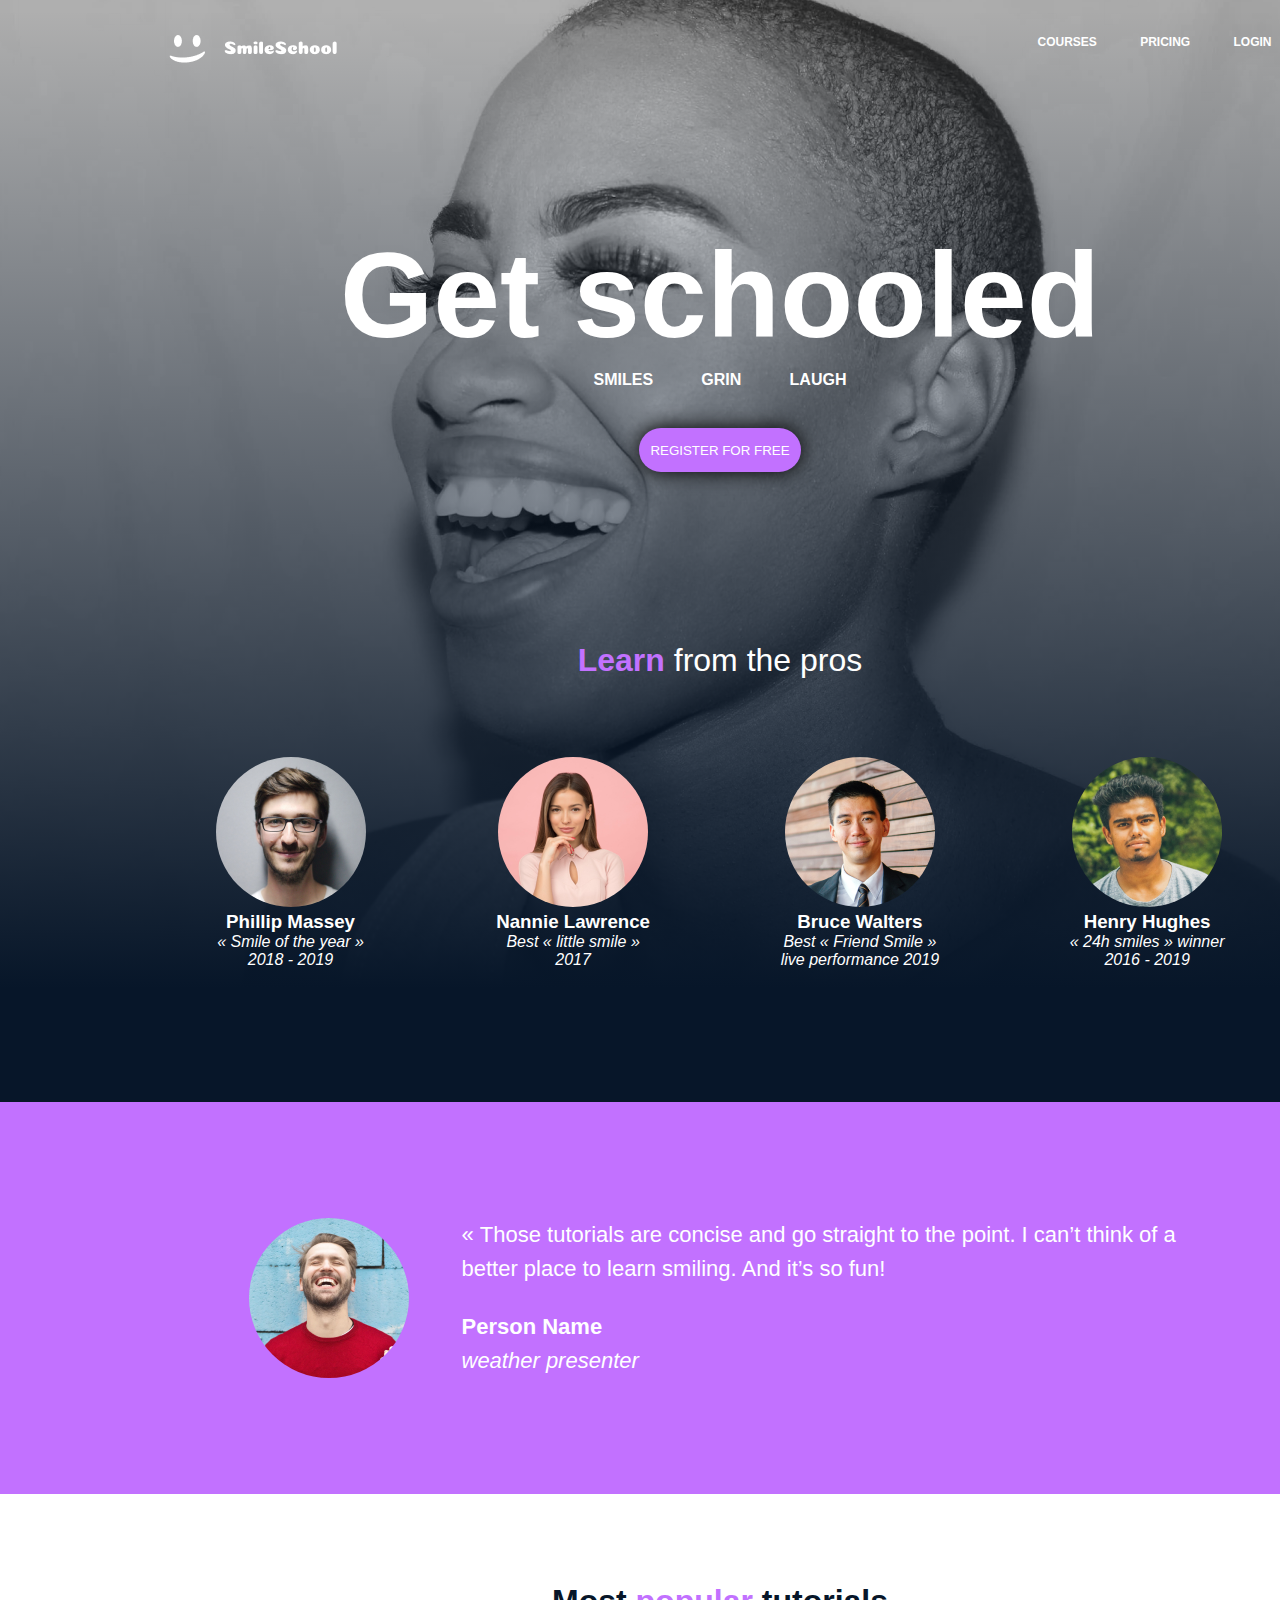
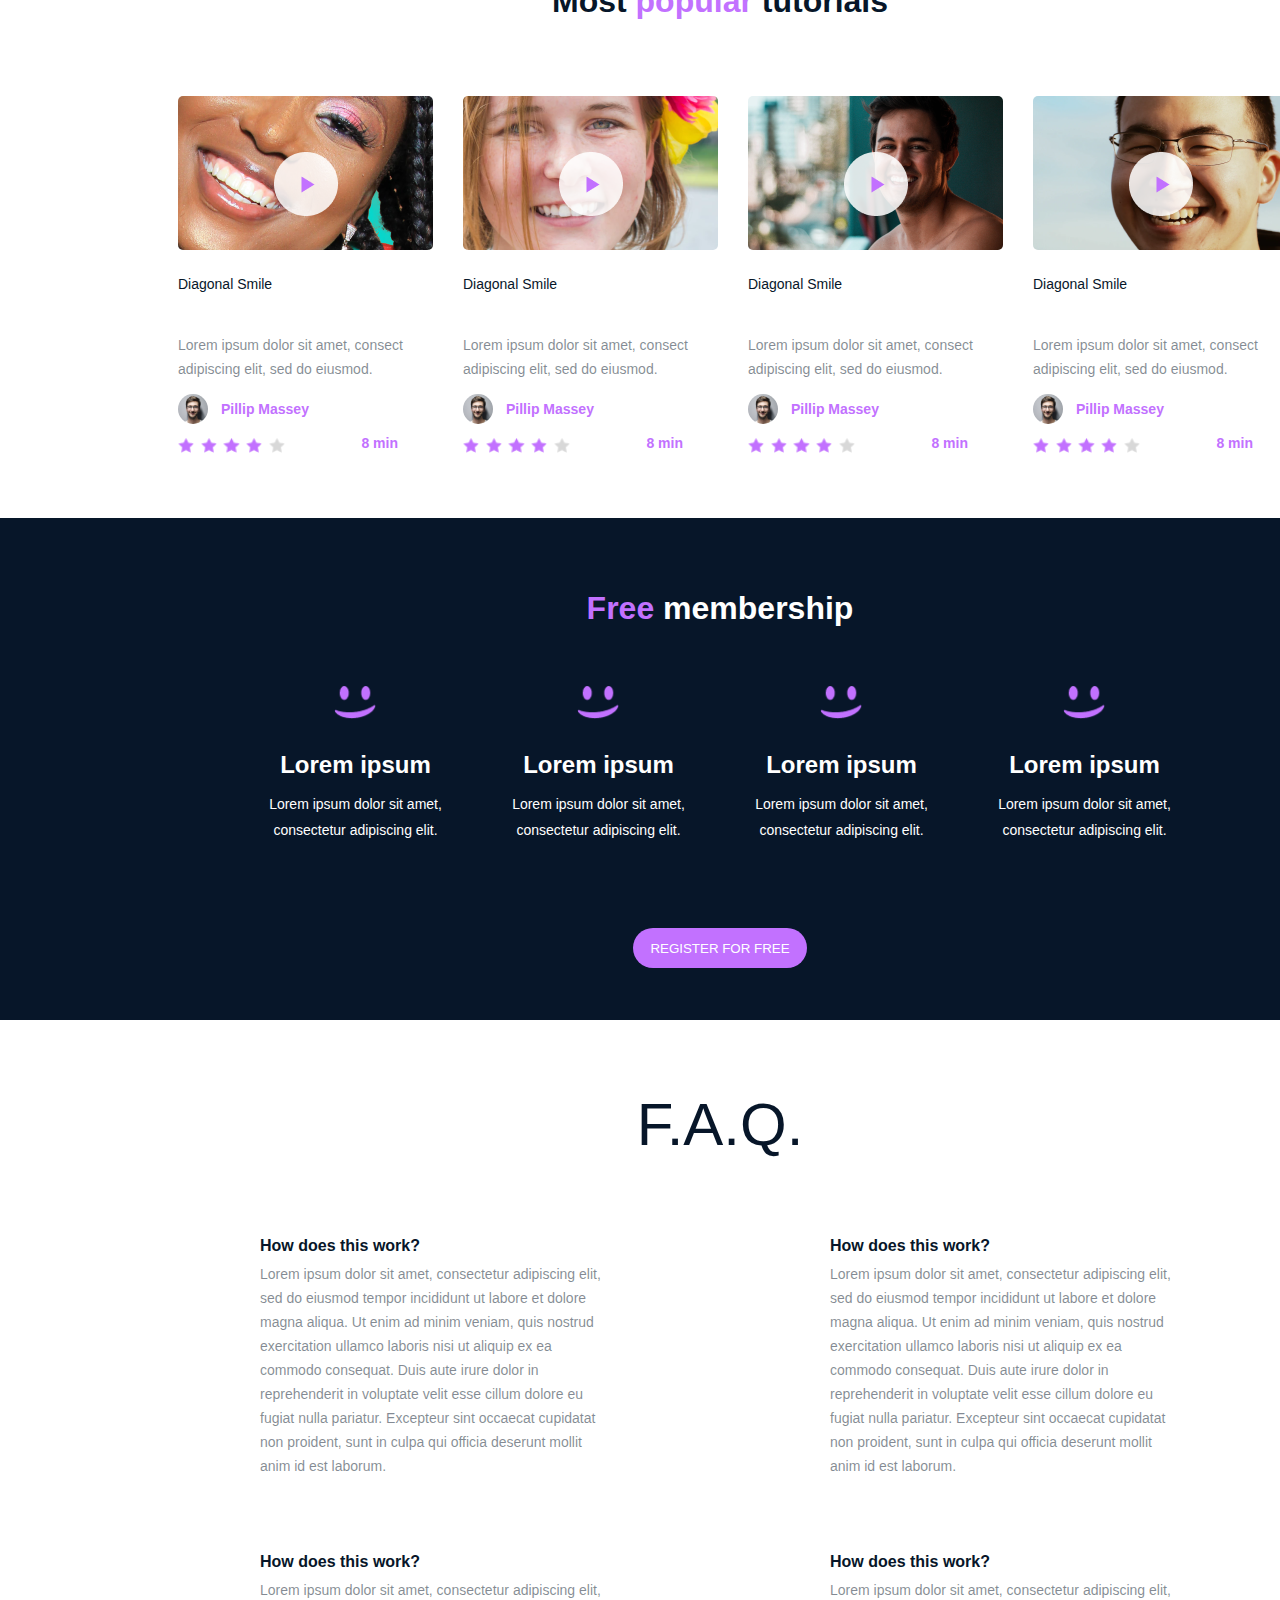
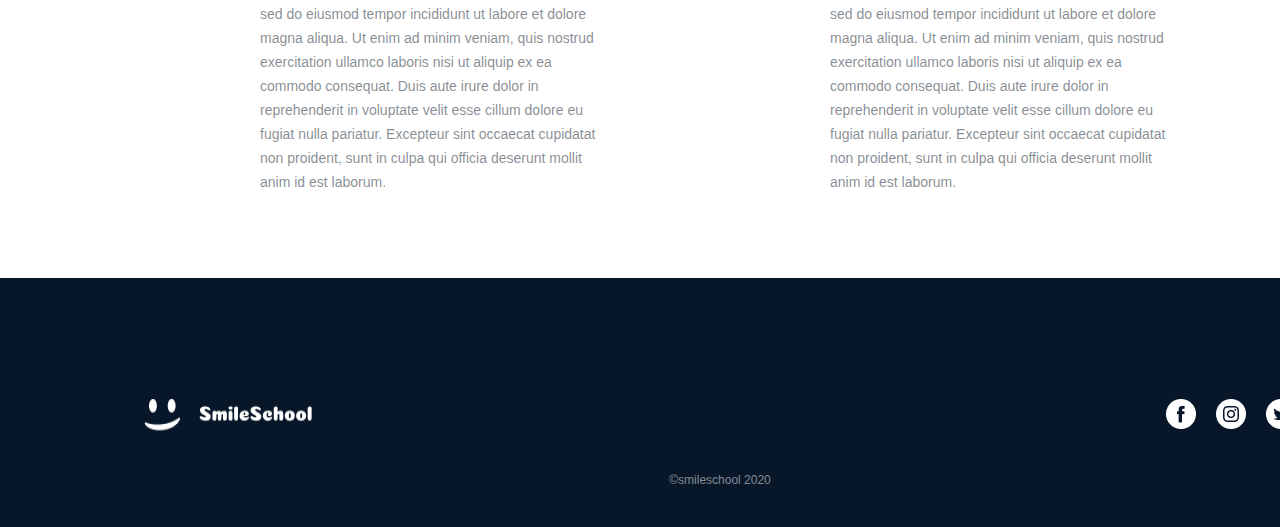
<file: css_advanced/index.html>
<!DOCTYPE html>
<html lang="en">
<head>
    <meta charset="UTF-8">
    <link rel="stylesheet" href="styles.css">
    <meta name="viewport" content="width=device-width">

    <title>CSS Advanced</title>
</head>
<body>

    <!-- Header -->

    <header>
        <div id="header-div">
            <a href=""><img src="images/logo.png" alt="Logo"></a>
            <div id="header-links">
                <a href="">COURSES</a>
                <a href="">PRICING</a>
                <a href="">LOGIN</a>
            </div>
        </div>
    </header>

    <!-- Banner section -->

    <main>
        <section id="banner-section">
            <img id="banner-bg" src="images/background.png">
            <div id="gradient"></div>
            <div>
                <h1>Get schooled</h1>
                <p id="banner-text">
                    <span>SMILES</span>
                    <span>GRIN</span>
                    <span>LAUGH</span>
                </p>
                <button id="banner-button" class="register-button">REGISTER FOR FREE</button>
            </div>

            <!-- Meet the pros section -->

            <div id="pros-section">
                <h2><span class="purple-text">Learn</span> from the pros</h2>
                <div id="pros-quotes">
                    <div>
                        <img class="round-image" src="images/0.png" alt="Pro">
                        <h3 class="pro">Phillip Massey</h3>
                        <p class="pro-quote">
                            « Smile of the year »
                            <br>
                            2018 - 2019
                        </p>
                    </div>
                    <div>
                        <img class="round-image" src="images/1.png" alt="Pro">
                        <h3 class="pro">Nannie Lawrence</h3>
                        <p class="pro-quote">
                            Best « little smile »
                            <br>
                            2017
                        </p>
                    </div>
                    <div>
                        <img class="round-image" src="images/2.png" alt="Pro">
                        <h3 class="pro">Bruce Walters</h3>
                        <p class="pro-quote">
                            Best « Friend Smile »
                            <br>
                            live performance 2019
                        </p>
                    </div>
                    <div>
                        <img class="round-image" src="images/3.png" alt="Pro">
                        <h3 class="pro">Henry Hughes</h3>
                        <p class="pro-quote">
                            « 24h smiles » winner
                            <br>
                            2016 - 2019
                        </p>
                    </div>
                </div>
            </div>
        </section>

        <!-- Quotes section -->

        <section id="quotes-section">
            <div id="quote-div">
                <img src="images/4.png" alt="Quote Image">
                <div id="quote-block">
                    <blockquote>
                        « Those tutorials are concise and go straight to the point. I can’t think of a better place to learn smiling. And it’s so fun!
                    </blockquote>
                    <p id="quote-auth">Person Name</p>
                    <p id="auth-profession">weather presenter</p>
                </div>
            </div>
        </section>

        <!-- Videos section -->

        <section id="videos-section">
            <h1>Most <span class="purple-text">popular</span> tutorials</h1>
            <div id="videos-container">
                <div class="video-container">
                    <div class="video">
                        <img class="video-img" src="images/5.png">
                        <img class="play-button" src="images/play-button.png">
                    </div>
                    <h2>Diagonal Smile</h2>
                    <p class="video-desc">Lorem ipsum dolor sit amet, consect adipiscing elit, sed do eiusmod.</p>
                    <div class="author-container">
                        <img class="author-img" src="images/0.png">
                        <h3 class="video-author-name">Pillip Massey</h3>
                    </div>
                    <div class="video-rating">
                            <div class="stars-ratings">
                                <img src="images/star.png" alt="Star">
                                <img src="images/star.png" alt="Star">
                                <img src="images/star.png" alt="Star">
                                <img src="images/star.png" alt="Star">
                                <img src="images/empty_star.png" alt="Star">
                            </div>
                        <p>8 min</p>
                    </div>
                </div>
                <div class="video-container">
                    <div class="video">
                        <img class="video-img" src="images/6.png">
                        <img class="play-button" src="images/play-button.png">
                    </div>
                    <h2>Diagonal Smile</h2>
                    <p class="video-desc">Lorem ipsum dolor sit amet, consect adipiscing elit, sed do eiusmod.</p>
                    <div class="author-container">
                        <img class="author-img" src="images/0.png">
                        <h3 class="video-author-name">Pillip Massey</h3>
                    </div>
                    <div class="video-rating">
                            <div class="stars-ratings">
                                <img src="images/star.png" alt="Star">
                                <img src="images/star.png" alt="Star">
                                <img src="images/star.png" alt="Star">
                                <img src="images/star.png" alt="Star">
                                <img src="images/empty_star.png" alt="Star">
                            </div>
                        <p>8 min</p>
                    </div>
                </div>
                <div class="video-container">
                    <div class="video">
                        <img class="video-img" src="images/7.png">
                        <img class="play-button" src="images/play-button.png">
                    </div>
                    <h2>Diagonal Smile</h2>
                    <p class="video-desc">Lorem ipsum dolor sit amet, consect adipiscing elit, sed do eiusmod.</p>
                    <div class="author-container">
                        <img class="author-img" src="images/0.png">
                        <h3 class="video-author-name">Pillip Massey</h3>
                    </div>
                    <div class="video-rating">
                            <div class="stars-ratings">
                                <img src="images/star.png" alt="Star">
                                <img src="images/star.png" alt="Star">
                                <img src="images/star.png" alt="Star">
                                <img src="images/star.png" alt="Star">
                                <img src="images/empty_star.png" alt="Star">
                            </div>
                        <p>8 min</p>
                    </div>
                </div>
                <div class="video-container">
                    <div class="video">
                        <img class="video-img" src="images/8.png">
                        <img class="play-button" src="images/play-button.png">
                    </div>
                    <h2>Diagonal Smile</h2>
                    <p class="video-desc">Lorem ipsum dolor sit amet, consect adipiscing elit, sed do eiusmod.</p>
                    <div class="author-container">
                        <img class="author-img" src="images/0.png">
                        <h3 class="video-author-name">Pillip Massey</h3>
                    </div>
                    <div class="video-rating">
                            <div class="stars-ratings">
                                <img src="images/star.png" alt="Star">
                                <img src="images/star.png" alt="Star">
                                <img src="images/star.png" alt="Star">
                                <img src="images/star.png" alt="Star">
                                <img src="images/empty_star.png" alt="Star">
                            </div>
                        <p>8 min</p>
                    </div>
                </div>
                </div>
            </div>
        </section>

        <!-- Membership section -->

        <section id="membership-section">
            <h1><span class="purple-text">Free </span>membership</h1>
            <div id="membership-list">
                <div class="membership">
                    <img src="images/smile.png">
                    <h2 class="membership-name">Lorem ipsum</h2>
                    <p>Lorem ipsum dolor sit amet, consectetur adipiscing elit.</p>
                </div>
                <div class="membership">
                    <img src="images/smile.png">
                    <h2 class="membership-name">Lorem ipsum</h2>
                    <p>Lorem ipsum dolor sit amet, consectetur adipiscing elit.</p>
                </div>
                <div class="membership">
                    <img src="images/smile.png">
                    <h2 class="membership-name">Lorem ipsum</h2>
                    <p>Lorem ipsum dolor sit amet, consectetur adipiscing elit.</p>
                </div>
                <div class="membership">
                    <img src="images/smile.png">
                    <h2 class="membership-name">Lorem ipsum</h2>
                    <p>Lorem ipsum dolor sit amet, consectetur adipiscing elit.</p>
                </div>
            </div>
            <button id="membership-button" class="register-button">REGISTER FOR FREE</button>
        </section>


        <!-- FAQ section -->

        <section id="FAQ-section">
            <h1 id="FAQ-title">F.A.Q.</h1>
            <div id="FAQ-content">
            <div class="FAQ-row-block">
                <div class="FAQ-item-block">
                    <h2 class="FAQ-question">How does this work?</h2>
                    <p class="FAQ-answer">Lorem ipsum dolor sit amet, consectetur adipiscing elit, sed do eiusmod tempor incididunt ut labore et dolore magna aliqua. Ut enim ad minim veniam, quis nostrud exercitation ullamco laboris nisi ut aliquip ex ea commodo consequat. Duis aute irure dolor in reprehenderit in voluptate velit esse cillum dolore eu fugiat nulla pariatur. Excepteur sint occaecat cupidatat non proident, sunt in culpa qui officia deserunt mollit anim id est laborum.</p>
                </div>
                <div class="FAQ-item-block">
                    <h2 class="FAQ-question">How does this work?</h2>
                    <p class="FAQ-answer">Lorem ipsum dolor sit amet, consectetur adipiscing elit, sed do eiusmod tempor incididunt ut labore et dolore magna aliqua. Ut enim ad minim veniam, quis nostrud exercitation ullamco laboris nisi ut aliquip ex ea commodo consequat. Duis aute irure dolor in reprehenderit in voluptate velit esse cillum dolore eu fugiat nulla pariatur. Excepteur sint occaecat cupidatat non proident, sunt in culpa qui officia deserunt mollit anim id est laborum.</p>
                </div>
            </div>
            <div class="FAQ-row-block">
                <div class="FAQ-item-block">
                    <h2 class="FAQ-question">How does this work?</h2>
                    <p class="FAQ-answer">Lorem ipsum dolor sit amet, consectetur adipiscing elit, sed do eiusmod tempor incididunt ut labore et dolore magna aliqua. Ut enim ad minim veniam, quis nostrud exercitation ullamco laboris nisi ut aliquip ex ea commodo consequat. Duis aute irure dolor in reprehenderit in voluptate velit esse cillum dolore eu fugiat nulla pariatur. Excepteur sint occaecat cupidatat non proident, sunt in culpa qui officia deserunt mollit anim id est laborum.</p>
                </div>
                <div class="FAQ-item-block">
                    <h2 class="FAQ-question">How does this work?</h2>
                    <p class="FAQ-answer">Lorem ipsum dolor sit amet, consectetur adipiscing elit, sed do eiusmod tempor incididunt ut labore et dolore magna aliqua. Ut enim ad minim veniam, quis nostrud exercitation ullamco laboris nisi ut aliquip ex ea commodo consequat. Duis aute irure dolor in reprehenderit in voluptate velit esse cillum dolore eu fugiat nulla pariatur. Excepteur sint occaecat cupidatat non proident, sunt in culpa qui officia deserunt mollit anim id est laborum.</p>
                </div>
            </div>
        </section>

        <!-- Footer section-->

        <footer>
            <div>
                <div id="footer-row-block">
                    <img src="images/logo.png">
                    <div id="footer-sites">
                        <a href=""><img src="images/Facebook.png"></a>
                        <a href=""><img src="images/Instagram.png"></a>
                        <a href=""><img src="images/Twitter.png"></a>
                    </div>
                </div>
                <p id="footer-copyright">©smileschool 2020</p>
            </div>
        </footer>
    </main>
</body>
</html>
</file>
<file: css_advanced/styles.css>
:root {
    --purple: #C271FF;
    --white: #FFFFFF;
    --black: #071629;
    --transparent-black: rgba(7, 22, 41, 0.50);
}

body {
    background-color: var(--white);
    width: 1440px;
    margin: 0;
    padding: 0;
}

* {
    font-family: sans-serif;
    margin: 0;
}

section h1 {
    font-weight: 900;
    font-size: 32px;
    line-height: 40px;
}

.purple-text {
    color: var(--purple);
    font-weight: bold;
}

.round-image {
    border-radius: 50%;
    object-fit: cover;
    height: 150px;
}

/* header section*/

header {
    width: inherit;
    position: absolute;
    top: 35px;
    color: var(--white);
    z-index: 2;
}

#header-div {
    width: 1103px;
    height: 29px;
    margin: auto;
    display: flex;
    justify-content: space-between;
}

#header-links {
    width: 234px;
    height: 15px;
    display: flex;
    justify-content: space-between;
    text-align: center;
}

header a {
    font-weight: bold;
    font-size: 12px;
    line-height: 15px;
    text-decoration: none;
    color: var(--white);
}

/* banner section */

#banner-section {
    color: var(--white);
    text-align: center;
    background-color: var(--black);
}
#banner-section * {
    margin: 0;
}

#banner-section > * {
    z-index: 1;
    position: relative;
 }

#banner-section h1 {
    font-size: 120px;
    line-height: 150px;
    font-weight: 700;
    padding-top: 220px;
}



#banner-bg {
    filter: grayscale(100%);
    position: absolute;
    top: 0;
    left: 0;
    z-index: 0;
}

#gradient {
    position: absolute;
    top: 0;
    left: 0;
    z-index: 1;
    height: 989px;
    width: 1440px;
    background: linear-gradient(to bottom, transparent 1%, var(--black) 100%);
}

#banner-text {
    width: 253px;
    margin: auto;
    display: flex;
    justify-content: space-between;
    font-size: 16px;
    font-weight: bold;
    line-height: 20px;
}

#banner-button {
    margin-top: 38px;
    box-shadow: 0px 0px 20px 0px #000000;
}

.register-button {
    color: var(--white);
    background-color: var(--purple);
    width: 162px;
    height: 44px;
    border: none;
    border-radius: 22px;
}

#banner-section h2 {
    font-weight: 300;
    font-size: 32px;
    line-height: 40px;
    color: var(--white);
}

/* pros section */

#pros-section {
    height: 364px;
    margin-top: 168px;
    padding-bottom: 98px;
    display: flex;
    justify-content: space-between;
    flex-direction: column;
}

#pros-section h2 {
    font-size: 32px;
    font-weight: 300;
    line-height: 40px;
}

#pros-quotes {
    display: flex;
    justify-content: space-between;
    width: 1009px;
    height: 247px;
    margin: auto;
    margin-top: 0;
    margin-bottom: 0;
}

#pro {
    font-style: normal;
    font-size: 18px;
    line-height: 27px;
    font-weight: 900;
    margin-top: 2px;
}

.pro-quote {
    font-size: 16px;
    font-style: italic;
    font-weight: normal;
    margin-top: 1px;
}

/* quotes section */

#quotes-section {
    background-color: var(--purple);
    height: 392px;
    color: var(--white);
    font-size: 22px;
    line-height: 34px;
    display: flex;
}

#quote-div {
    width: 943px;
    height: 160px;
    margin: auto;
    display: flex;
    justify-content: space-between;
    align-self: center;
}
 #quote-div img {
    border-radius: 50%;
    object-fit: cover;
    height: 160px;
    width: 160px;
 }
#quote-block {
    width: 730px;
    height: 158px;
    display: flex;
    flex-direction: column;
    justify-content: space-between;
    text-align: left;
}

#quote-auth {
    font-weight: bold;
    font-style: normal;
    margin-top: 24px;
}

#auth-profession {
    font-style: italic;
    margin: 0;
}

/* videos section */

#videos-section {
    text-align: center;
    color: var(--black);
    width: 1228px;
    height: 450px;
    margin: auto;
    margin-top: 87px;
    margin-bottom: 87px;
    display: flex;
    flex-direction: column;
    justify-content: space-between;
    align-items: center;
}

#videos-container {
    background-color: white;
    display: flex;
    gap: 30px;
    text-align: left;
}

.video-container {
    width: 255px;
    height: 335px;
}

.video-container * {
    margin: 0;
}

.video-container > * {
    margin: 0px 0px 0px 13px;
}
.video {
    position: relative;
    display: inline-block;
}
.video-img {
    border-radius: 5px;
    margin-left: 0px;
    margin-bottom: 18px;
    width: 255px;
    height: 154px;
}

.play-button {
    size: 64px;
    position: absolute;
    top: 50%;
    left: 50%;
    transform: translate(-50%, -50%);
    z-index: 10;
    pointer-events: none;
}

.video-container h2 {
    color: var(--black);
    height: 48px;
    margin-bottom: 13px;
    font-weight: normal;
    font-size: 14px;
    line-height: 24px;
}

.video-desc {
    color: var(--transparent-black);
    height: 48px;
    margin-bottom: 13px;
    font-weight: normal;
    font-size: 14px;
    line-height: 24px;
}

.author-container {
    display: flex;
    align-items: center;
    margin-bottom: 6px;
}

.author-img {
    border-radius: 50%;
    object-fit: cover;
    height: 30px;
    width: 30px;
}

.video-author-name, .video-rating p {
    color: var(--purple);
    font-weight: 600;
    font-size: 14px;
    line-height: 27px;
}

.video-author-name {
    margin-left: 13px;
}

.video-rating {
    display: flex;
    justify-content: space-between;
    margin-right: 22px;
}

.video-rating * {
    margin: 0;
    padding: 0;
}

.stars-ratings {
    display: flex;
    width: 107px;
    height: 15px;
    margin-top: 8px;
    justify-content: space-between;
}

/* membership section */

#membership-section {
    color: var(--white);
    background-color: var(--black);
    text-align: center;
    height: 502px;
    box-sizing: border-box;
    padding-top: 70px;
    padding-bottom: 52px;
    display: flex;
    flex-direction: column;
}

#membership-section * {
    box-sizing: content-box;
}

#membership-list {
    display: flex;
    justify-content: space-between;
    gap: 28px;
    margin: 58px auto 85px;
}

.membership img {
    height: 35px;
    margin-bottom: 27px;
}

.membership-name {
    font-weight: 600;
    size: 18px;
    line-height: 26px;
    margin-bottom: 13px;
}

.membership p {
    width: 215px;
    font-weight: normal;
    font-size: 14px;
    line-height: 26px;
}

#membership-button {
    margin: auto;
}

/* faq section */

#FAQ-section {
    margin: auto;
    margin-top: 67px;
    margin-bottom: 84px;
    width: 920px;
    height: 707px;
    display: flex;
    flex-direction: column;
    justify-content: space-between;
    color: var(--black);
}

#FAQ-section * {
    margin: 0;
}

#FAQ-section {
    margin: auto;
    margin-top: 67px;
    margin-bottom: 84px;
    width: 920px;
    height: 707px;
    display: flex;
    flex-direction: column;
    justify-content: space-between;

    color: var(--black);
}

#FAQ-section * {
    margin: 0;
}

#FAQ-title {
    font-weight: 300;
    font-size: 60px;
    line-height: 75px;
    align-self: center;
}

#FAQ-content {
    display: flex;
    flex-direction: column;
    gap: 74px;
}

.FAQ-row-block {
    display: flex;
    justify-content: space-between;
}

.FAQ-item-block {
    width: 350px;
    height: 242px;

    display: flex;
    flex-direction: column;
    justify-content: space-between;
}

.FAQ-question {
    font-weight: bold;
    font-size: 16px;
    line-height: 20.11px;
}

.FAQ-answer {
    color: var(--transparent-black);

    font-weight: normal;
    font-size: 14px;
    line-height: 24px;
}

/* footer section */

footer {
    display: flex;
    height: 249px;
    background-color: var(--black);
    justify-content: flex-end;
    flex-direction: column;
    padding: 0 10% 0 10%;
}

#footer-row-block {
    display: flex;
    justify-content: space-between;
    margin-bottom: 40px;
}

#footer-sites {
    width: 130px;
    display: flex;
    justify-content: space-between;
}

#footer-copyright {
    color: rgba(255, 255, 255, 0.502);
    text-align: center;
    font-size: 12px;
    line-height: 15.08px;
    margin-bottom: 39px;
}
</file>
